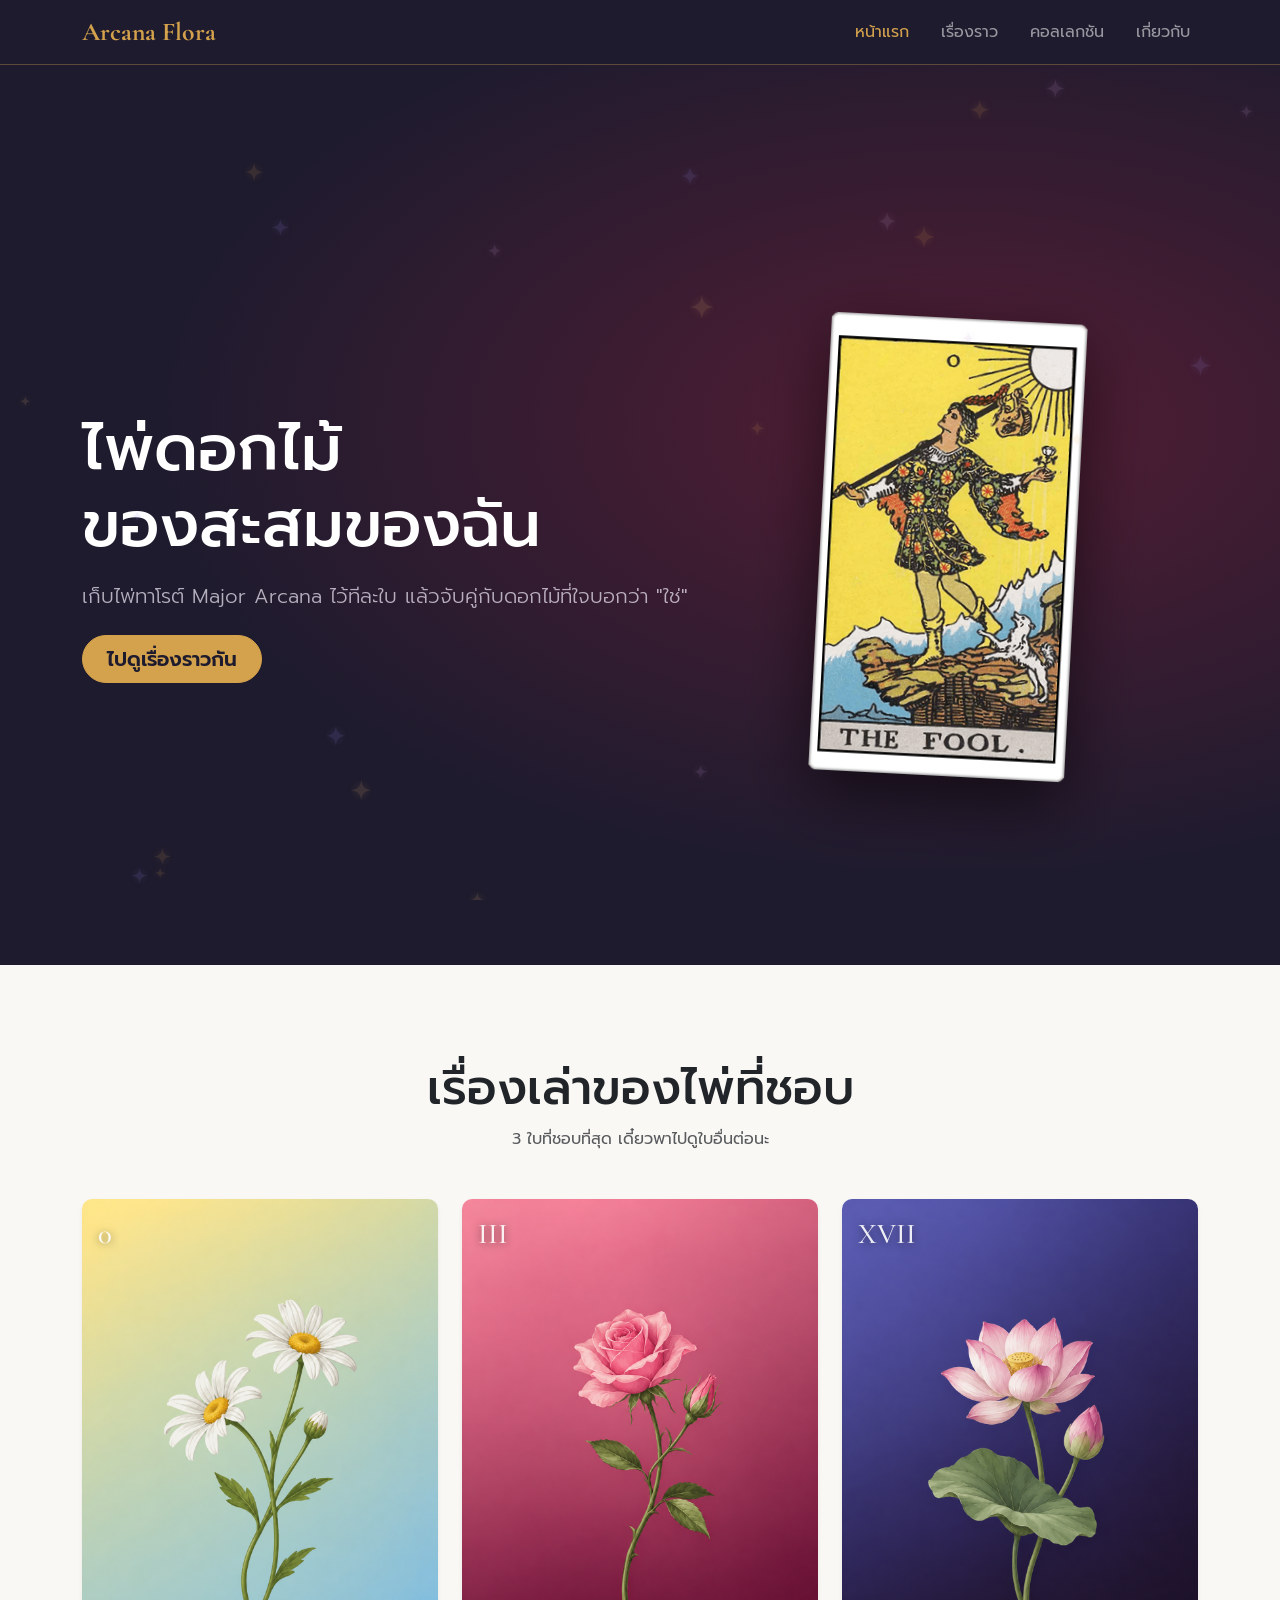
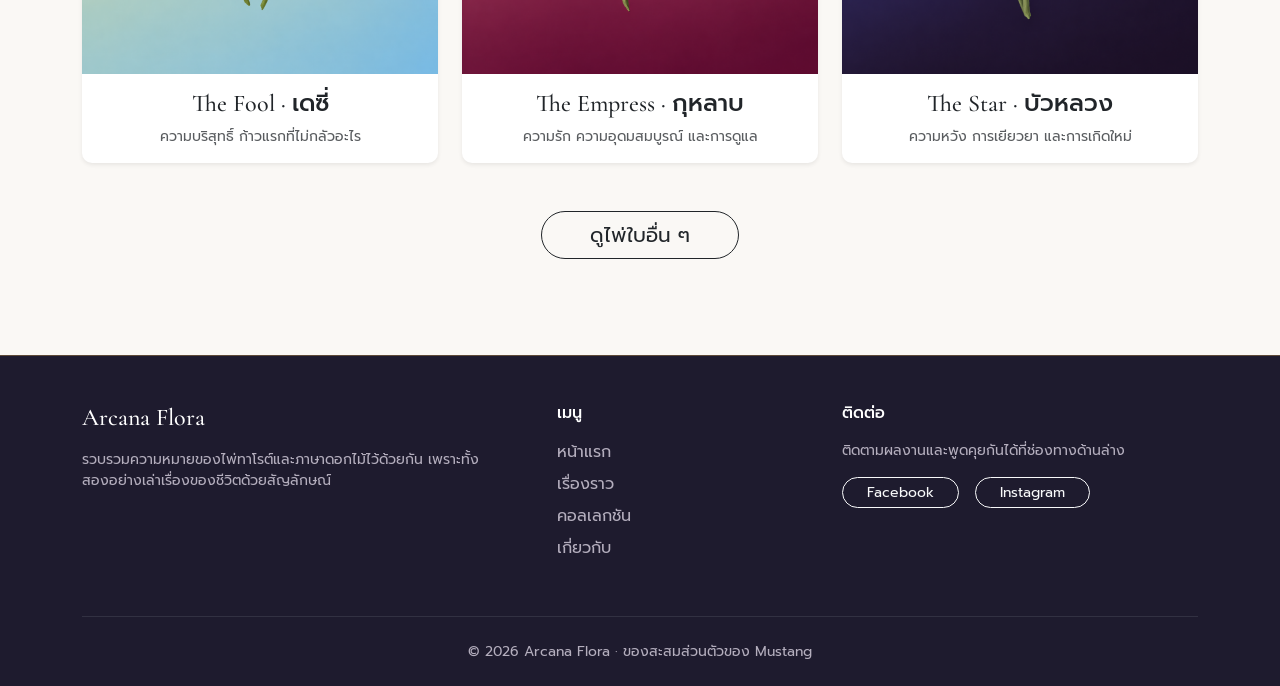
<file: index.html>
<!doctype html>
<html lang="th" data-bs-theme="light">
<head>
    <title>Arcana Flora | ภาษาดอกไม้แห่งไพ่ Major Arcana</title>
    <meta charset="utf-8" />
    <meta name="viewport" content="width=device-width, initial-scale=1" />
    <!-- Bootstrap CSS -->
    <link href="https://cdn.jsdelivr.net/npm/bootstrap@5.3.8/dist/css/bootstrap.min.css" rel="stylesheet"
        integrity="sha384-sRIl4kxILFvY47J16cr9ZwB07vP4J8+LH7qKQnuqkuIAvNWLzeN8tE5YBujZqJLB" crossorigin="anonymous" />

    <!-- ฟอนต์: Prompt (ภาษาไทย/เนื้อหา) + Cormorant Garamond (หัวข้อภาษาอังกฤษ/เลขโรมัน) -->
    <link href="https://fonts.googleapis.com/css2?family=Cormorant+Garamond:ital,wght@0,500;0,700;1,500&family=Prompt:wght@300;400;600&display=swap" rel="stylesheet">
    <link rel="stylesheet" href="style.css" />
</head>
<body>
    <!-- ===== [สัญลักษณ์ดอกไม้] วาดครั้งเดียว เรียกใช้ซ้ำได้ด้วย <use href="#bloom"> สีเปลี่ยนตาม color ของ CSS ===== -->
    <svg width="0" height="0" style="position:absolute" aria-hidden="true">
        <symbol id="bloom" viewBox="-50 -50 100 100">
            <g fill="currentColor" opacity=".9">
                <ellipse rx="9" ry="22" cy="-22"/>
                <ellipse rx="9" ry="22" cy="-22" transform="rotate(45)"/>
                <ellipse rx="9" ry="22" cy="-22" transform="rotate(90)"/>
                <ellipse rx="9" ry="22" cy="-22" transform="rotate(135)"/>
                <ellipse rx="9" ry="22" cy="-22" transform="rotate(180)"/>
                <ellipse rx="9" ry="22" cy="-22" transform="rotate(225)"/>
                <ellipse rx="9" ry="22" cy="-22" transform="rotate(270)"/>
                <ellipse rx="9" ry="22" cy="-22" transform="rotate(315)"/>
            </g>
            <circle r="9" fill="#c8a24a"/>
        </symbol>
    </svg>
    <header>
        <!-- ===== แถบเมนู (เหมือนกันทุกหน้า แก้ที่เดียวแล้วคัดลอกไปทุกไฟล์) ===== -->
        <nav class="navbar navbar-expand-lg navbar-dark sticky-top navbar-arcana">
            <div class="container">
                <a class="navbar-brand brand-text" href="index.html">Arcana Flora</a>
                <button class="navbar-toggler" type="button" data-bs-toggle="collapse" data-bs-target="#navbarNav" aria-controls="navbarNav" aria-expanded="false" aria-label="เปิดเมนู">
                    <span class="navbar-toggler-icon"></span>
                </button>
                <div class="collapse navbar-collapse justify-content-end" id="navbarNav">
                    <ul class="navbar-nav gap-lg-3"><li class="nav-item"><a class="nav-link active" href="index.html" aria-current="page">หน้าแรก</a></li><li class="nav-item"><a class="nav-link" href="story.html">เรื่องราว</a></li><li class="nav-item"><a class="nav-link" href="collection.html">คอลเลกชัน</a></li><li class="nav-item"><a class="nav-link" href="about.html">เกี่ยวกับ</a></li></ul>
                </div>
            </div>
        </nav>
    </header>
    <main>
        <!-- ===== [2] ส่วนหน้าแรก (Hero) ===== -->
        <section id="home" class="hero min-vh-100 d-flex align-items-center text-white">
            <div class="container">
                <div class="row align-items-center g-5">

                    <!-- ข้อความหลัก -->
                    <div class="col-lg-7 text-center text-lg-start">
                        <h1 class="display-3 mb-3 font-display">
                            ไพ่ดอกไม้<br>ของสะสมของฉัน
                        </h1>
                        <p class="lead mb-4 hero-sub">
                            เก็บไพ่ทาโรต์ Major Arcana ไว้ทีละใบ แล้วจับคู่กับดอกไม้ที่ใจบอกว่า "ใช่"
                        </p>
                        <a href="#story" class="btn btn-gold btn-lg px-4 rounded-pill">ไปดูเรื่องราวกัน</a>
                    </div>

                    <!-- ไพ่ The Fool ใบจริง (รูป: images/the-fool-card.png) -->
                    <div class="col-lg-5 d-flex justify-content-center">
                        <a href="detail.html?id=fool" aria-label="ดูรายละเอียดไพ่ The Fool">
                            <img src="images/The fool.png" class="hero-card-img" alt="ไพ่ The Fool">
                        </a>
                    </div>

                </div>
            </div>
        </section>

        <!-- ===== ส่วนไฮไลต์ 3 ใบ (กดการ์ดเพื่อไปหน้ารายละเอียด) ===== -->
        <section class="py-5 section-paper">
            <div class="container py-5">
                <div class="text-center mb-5">
                    <h2 class="display-5 font-display">เรื่องเล่าของไพ่ที่ชอบ</h2>
                    <p class="text-muted">3 ใบที่ชอบที่สุด เดี๋ยวพาไปดูใบอื่นต่อนะ</p>
                </div>
                <div class="row g-4 justify-content-center">
                    <div class="col-md-4">
                        <a class="card h-100 border-0 shadow-sm card-hover text-decoration-none" href="detail.html?id=fool">
                            <div class="card-art art-fool" style="--img:url('images/Fool.png')">
                                <span class="art-num font-display">0</span>
                            </div>
                            <div class="card-body text-center">
                                <h5 class="font-display fs-4 text-dark">The Fool · เดซี่</h5>
                                <p class="text-muted small mb-0">ความบริสุทธิ์ ก้าวแรกที่ไม่กลัวอะไร</p>
                            </div>
                        </a>
                    </div>

                    <div class="col-md-4">
                        <a class="card h-100 border-0 shadow-sm card-hover text-decoration-none" href="detail.html?id=empress">
                            <div class="card-art art-empress" style="--img:url('images/Empress.png')">
                                <span class="art-num font-display">III</span>
                            </div>
                            <div class="card-body text-center">
                                <h5 class="font-display fs-4 text-dark">The Empress · กุหลาบ</h5>
                                <p class="text-muted small mb-0">ความรัก ความอุดมสมบูรณ์ และการดูแล</p>
                            </div>
                        </a>
                    </div>

                    <div class="col-md-4">
                        <a class="card h-100 border-0 shadow-sm card-hover text-decoration-none" href="detail.html?id=star">
                            <div class="card-art art-star" style="--img:url('images/Star.png')">
                                <span class="art-num font-display">XVII</span>
                            </div>
                            <div class="card-body text-center">
                                <h5 class="font-display fs-4 text-dark">The Star · บัวหลวง</h5>
                                <p class="text-muted small mb-0">ความหวัง การเยียวยา และการเกิดใหม่</p>
                            </div>
                        </a>
                    </div>
                </div>
                <div class="text-center mt-5">
                    <a href="collection.html" class="btn btn-outline-dark btn-lg rounded-pill px-5 btn-hover">ดูไพ่ใบอื่น ๆ</a>
                </div>
            </div>
        </section>
    </main>
    <!-- ===== [6] ส่วนท้ายเว็บ ===== -->
    <footer class="footer-arcana text-white pt-5 pb-4">
        <div class="container">
            <div class="row g-4">

                <div class="col-lg-5 col-md-12">
                    <h4 class="font-display mb-3">Arcana Flora</h4>
                    <p class="hero-sub small pe-lg-5">
                        รวบรวมความหมายของไพ่ทาโรต์และภาษาดอกไม้ไว้ด้วยกัน
                        เพราะทั้งสองอย่างเล่าเรื่องของชีวิตด้วยสัญลักษณ์
                    </p>
                </div>

                <div class="col-lg-3 col-md-6">
                    <h6 class="mb-3">เมนู</h6>
                    <ul class="list-unstyled mb-0">
                        <li class="mb-2"><a href="index.html" class="hero-sub text-decoration-none footer-link">หน้าแรก</a></li>
                        <li class="mb-2"><a href="story.html" class="hero-sub text-decoration-none footer-link">เรื่องราว</a></li>
                        <li class="mb-2"><a href="collection.html" class="hero-sub text-decoration-none footer-link">คอลเลกชัน</a></li>
                        <li class="mb-2"><a href="about.html" class="hero-sub text-decoration-none footer-link">เกี่ยวกับ</a></li>
                    </ul>
                </div>

                <div class="col-lg-4 col-md-6">
                    <h6 class="mb-3">ติดต่อ</h6>
                    <p class="hero-sub small mb-3">ติดตามผลงานและพูดคุยกันได้ที่ช่องทางด้านล่าง</p>
                    <div class="d-flex gap-3">
                        <!-- เปลี่ยนลิงก์เป็นเพจของตัวเอง -->
                        <a href="https://www.facebook.com" target="_blank" rel="noopener" class="btn btn-outline-light btn-sm rounded-pill px-4 social-btn">Facebook</a>
                        <a href="https://www.instagram.com" target="_blank" rel="noopener" class="btn btn-outline-light btn-sm rounded-pill px-4 social-btn">Instagram</a>
                    </div>
                </div>
            </div>

            <hr class="border-secondary mt-5 mb-4">
            <div class="text-center hero-sub small">&copy; 2026 Arcana Flora · ของสะสมส่วนตัวของ Mustang</div>
        </div>
    </footer>
    <!-- Bootstrap JS -->
    <script src="https://cdn.jsdelivr.net/npm/bootstrap@5.3.8/dist/js/bootstrap.bundle.min.js"
        integrity="sha384-FKyoEForCGlyvwx9Hj09JcYn3nv7wiPVlz7YYwJrWVcXK/BmnVDxM+D2scQbITxI"
        crossorigin="anonymous"></script>
    <script src="script.js"></script>
</body>
</html>
</file>
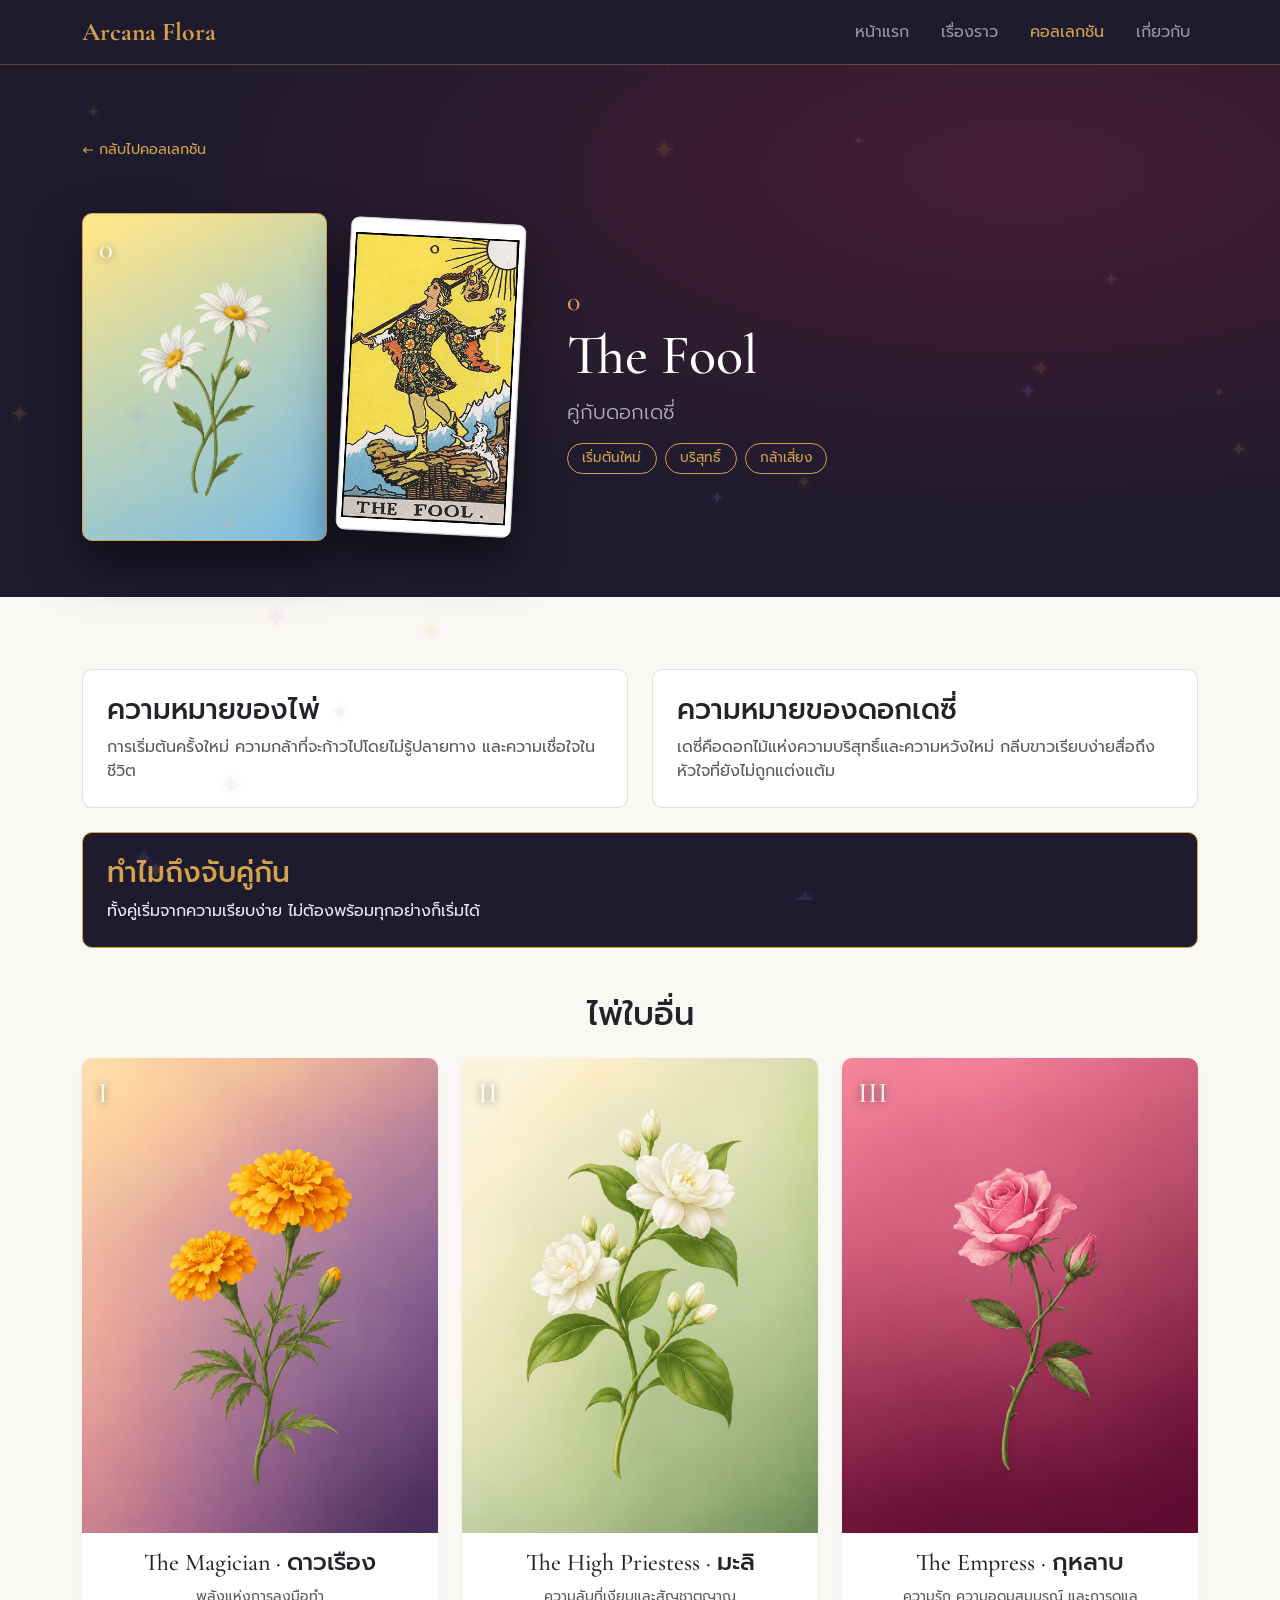
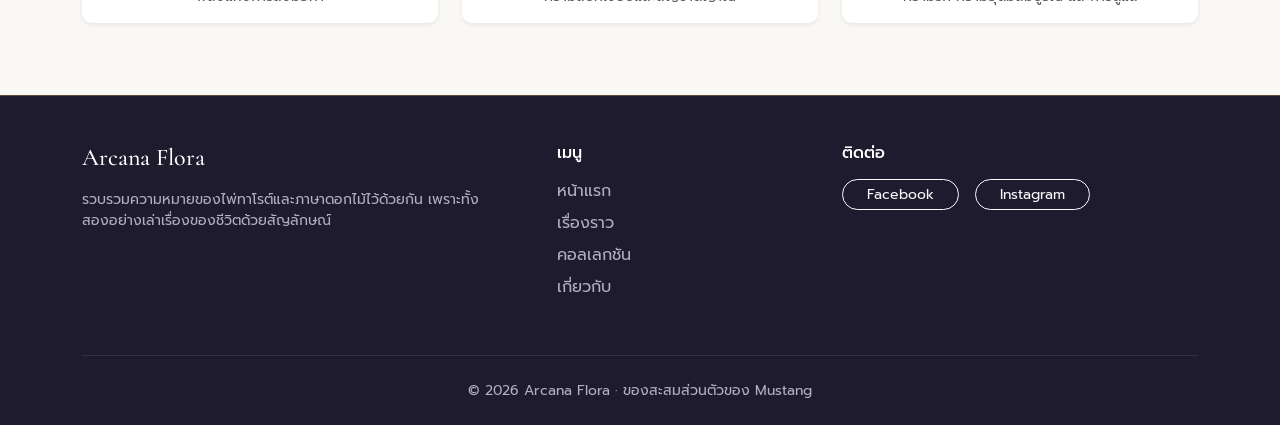
<file: detail.html>
<!doctype html>
<html lang="th" data-bs-theme="light">
<head>
    <title>รายละเอียดไพ่ | Arcana Flora</title>
    <meta charset="utf-8" />
    <meta name="viewport" content="width=device-width, initial-scale=1" />
    <link href="https://cdn.jsdelivr.net/npm/bootstrap@5.3.8/dist/css/bootstrap.min.css" rel="stylesheet"
        integrity="sha384-sRIl4kxILFvY47J16cr9ZwB07vP4J8+LH7qKQnuqkuIAvNWLzeN8tE5YBujZqJLB" crossorigin="anonymous" />
    <link href="https://fonts.googleapis.com/css2?family=Cormorant+Garamond:ital,wght@0,500;0,700;1,500&family=Prompt:wght@300;400;600&display=swap" rel="stylesheet">
    <link rel="stylesheet" href="style.css" />
</head>
<body>
    <!-- สัญลักษณ์ดอกไม้ (ชุดเดียวกับหน้าแรก) -->
    <svg width="0" height="0" style="position:absolute" aria-hidden="true">
        <symbol id="bloom" viewBox="-50 -50 100 100">
            <g fill="currentColor" opacity=".9">
                <ellipse rx="9" ry="22" cy="-22"/><ellipse rx="9" ry="22" cy="-22" transform="rotate(45)"/>
                <ellipse rx="9" ry="22" cy="-22" transform="rotate(90)"/><ellipse rx="9" ry="22" cy="-22" transform="rotate(135)"/>
                <ellipse rx="9" ry="22" cy="-22" transform="rotate(180)"/><ellipse rx="9" ry="22" cy="-22" transform="rotate(225)"/>
                <ellipse rx="9" ry="22" cy="-22" transform="rotate(270)"/><ellipse rx="9" ry="22" cy="-22" transform="rotate(315)"/>
            </g>
            <circle r="9" fill="#c8a24a"/>
        </symbol>
    </svg>

    <header>
        <nav class="navbar navbar-expand-lg navbar-dark sticky-top navbar-arcana">
            <div class="container">
                <a class="navbar-brand brand-text" href="index.html">Arcana Flora</a>
                <button class="navbar-toggler" type="button" data-bs-toggle="collapse" data-bs-target="#navbarNav" aria-controls="navbarNav" aria-expanded="false" aria-label="เปิดเมนู">
                    <span class="navbar-toggler-icon"></span>
                </button>
                <div class="collapse navbar-collapse justify-content-end" id="navbarNav">
                    <ul class="navbar-nav gap-lg-3">
                        <li class="nav-item"><a class="nav-link" href="index.html">หน้าแรก</a></li>
                        <li class="nav-item"><a class="nav-link" href="story.html">เรื่องราว</a></li>
                        <li class="nav-item"><a class="nav-link active" aria-current="page" href="collection.html">คอลเลกชัน</a></li>
                        <li class="nav-item"><a class="nav-link" href="about.html">เกี่ยวกับ</a></li>
                    </ul>
                </div>
            </div>
        </nav>
    </header>
    <main id="detail">
        <!-- เนื้อหาถูกสร้างจาก script.js ตามค่า ?id= ใน URL เช่น detail.html?id=fool -->
        <div class="container py-5 text-center"><p class="text-muted">กำลังโหลด...</p></div>
    </main>
    <footer class="footer-arcana text-white pt-5 pb-4">
        <div class="container">
            <div class="row g-4">
                <div class="col-lg-5">
                    <h4 class="font-display mb-3">Arcana Flora</h4>
                    <p class="hero-sub small pe-lg-5">รวบรวมความหมายของไพ่ทาโรต์และภาษาดอกไม้ไว้ด้วยกัน เพราะทั้งสองอย่างเล่าเรื่องของชีวิตด้วยสัญลักษณ์</p>
                </div>
                <div class="col-lg-3 col-md-6">
                    <h6 class="mb-3">เมนู</h6>
                    <ul class="list-unstyled mb-0">
                        <li class="mb-2"><a href="index.html" class="hero-sub text-decoration-none footer-link">หน้าแรก</a></li>
                        <li class="mb-2"><a href="story.html" class="hero-sub text-decoration-none footer-link">เรื่องราว</a></li>
                        <li class="mb-2"><a href="collection.html" class="hero-sub text-decoration-none footer-link">คอลเลกชัน</a></li>
                        <li class="mb-2"><a href="about.html" class="hero-sub text-decoration-none footer-link">เกี่ยวกับ</a></li>
                    </ul>
                </div>
                <div class="col-lg-4 col-md-6">
                    <h6 class="mb-3">ติดต่อ</h6>
                    <div class="d-flex gap-3">
                        <a href="https://www.facebook.com" target="_blank" rel="noopener" class="btn btn-outline-light btn-sm rounded-pill px-4 social-btn">Facebook</a>
                        <a href="https://www.instagram.com" target="_blank" rel="noopener" class="btn btn-outline-light btn-sm rounded-pill px-4 social-btn">Instagram</a>
                    </div>
                </div>
            </div>
            <hr class="border-secondary mt-5 mb-4">
            <div class="text-center hero-sub small">&copy; 2026 Arcana Flora · ของสะสมส่วนตัวของ Mustang</div>
        </div>
    </footer>
    <script src="https://cdn.jsdelivr.net/npm/bootstrap@5.3.8/dist/js/bootstrap.bundle.min.js"
        integrity="sha384-FKyoEForCGlyvwx9Hj09JcYn3nv7wiPVlz7YYwJrWVcXK/BmnVDxM+D2scQbITxI" crossorigin="anonymous"></script>
    <script src="script.js"></script>
</body>
</html>
</file>
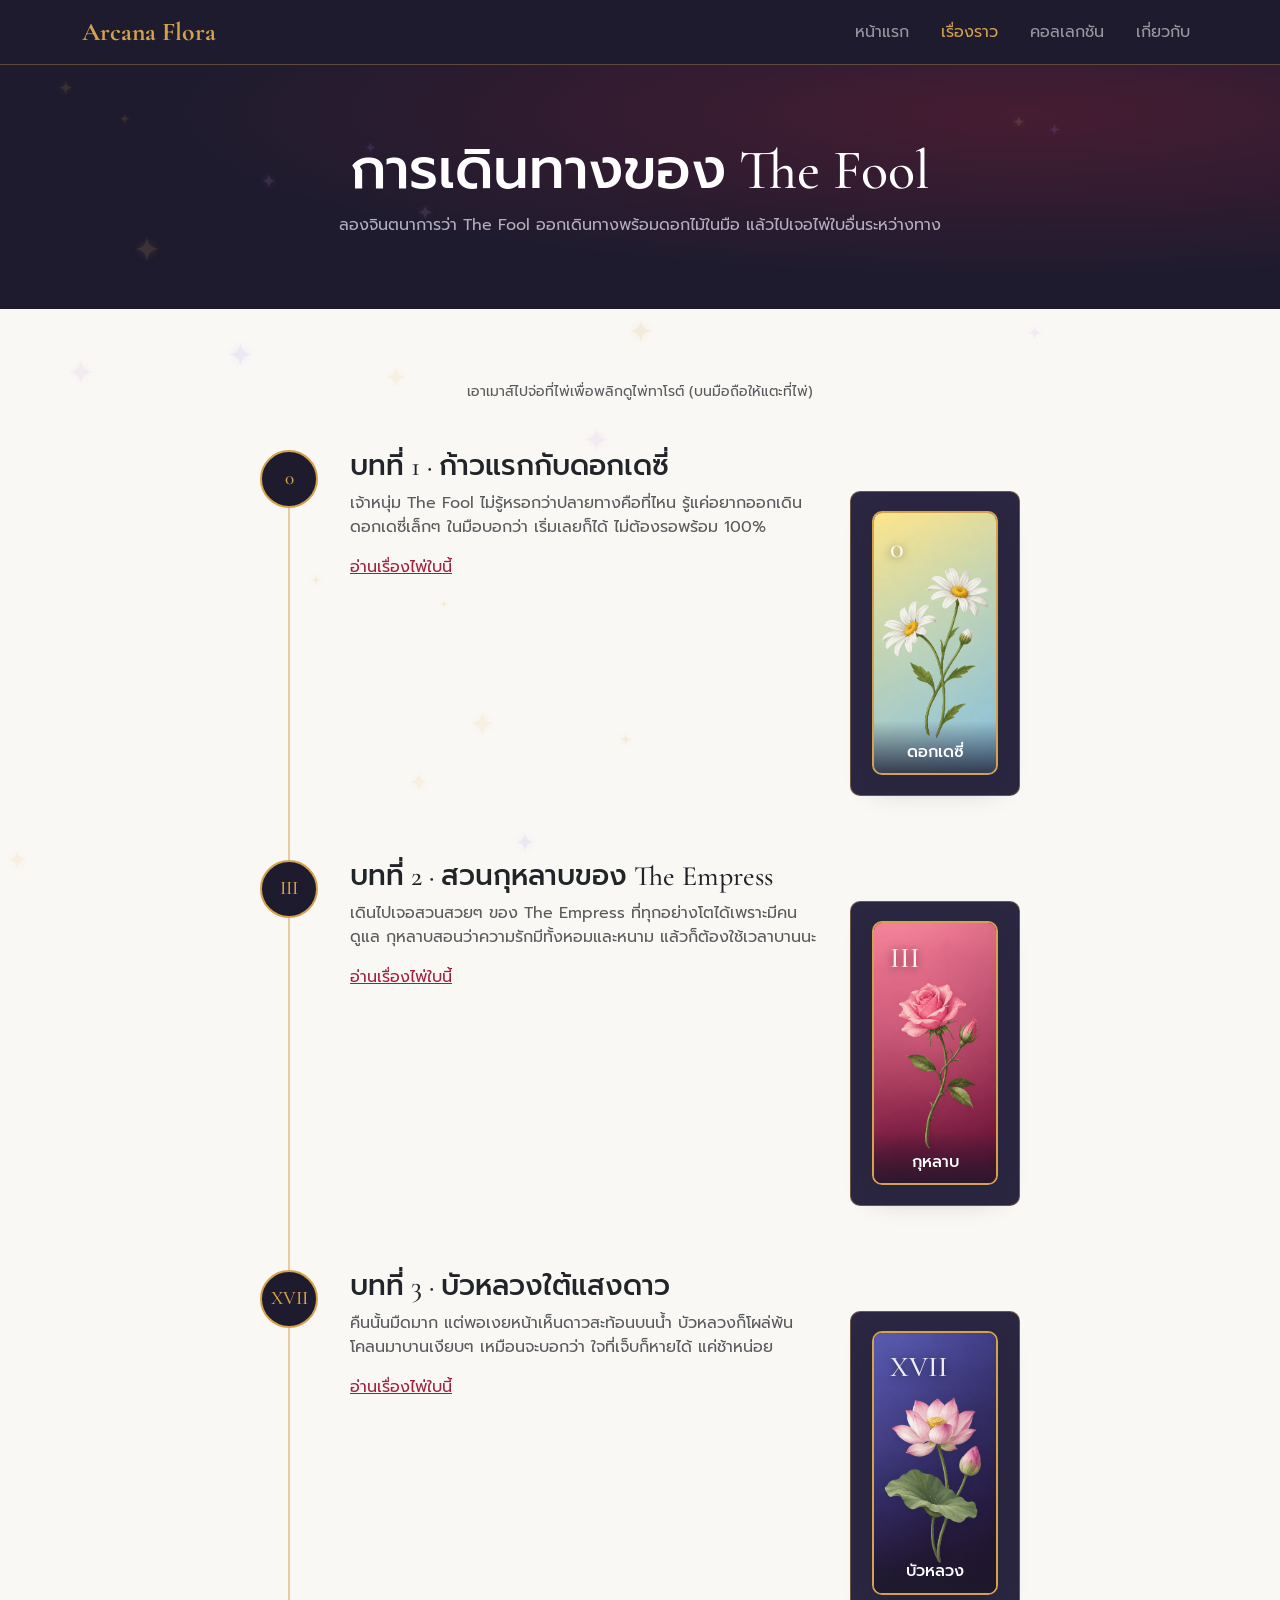
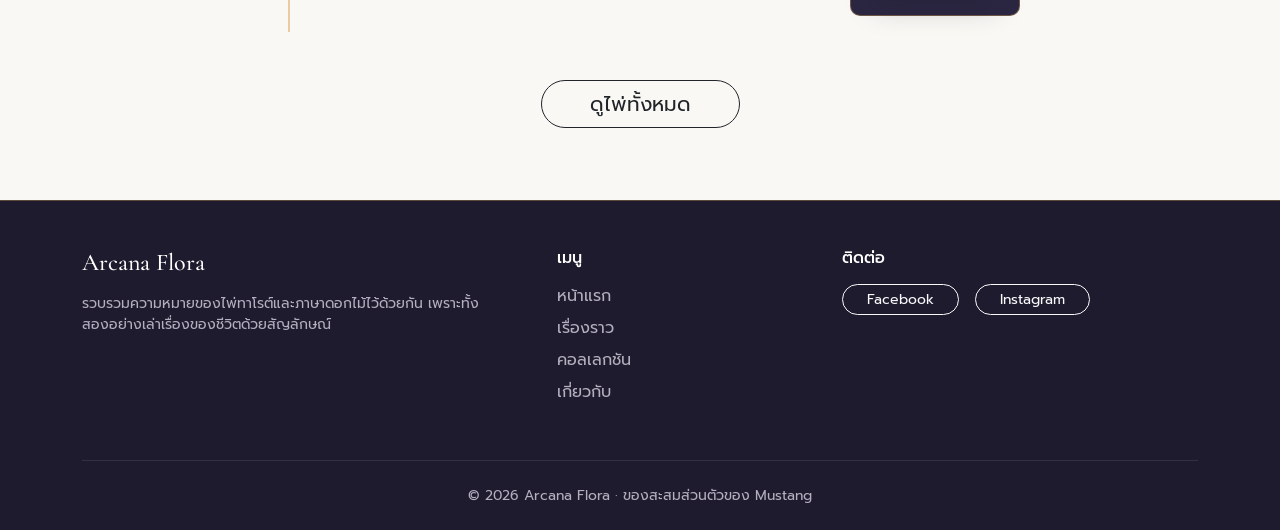
<file: story.html>
<!doctype html>
<html lang="th" data-bs-theme="light">
<head>
    <title>เรื่องราว | Arcana Flora</title>
    <meta charset="utf-8" />
    <meta name="viewport" content="width=device-width, initial-scale=1" />
    <link href="https://cdn.jsdelivr.net/npm/bootstrap@5.3.8/dist/css/bootstrap.min.css" rel="stylesheet"
        integrity="sha384-sRIl4kxILFvY47J16cr9ZwB07vP4J8+LH7qKQnuqkuIAvNWLzeN8tE5YBujZqJLB" crossorigin="anonymous" />
    <link href="https://fonts.googleapis.com/css2?family=Cormorant+Garamond:ital,wght@0,500;0,700;1,500&family=Prompt:wght@300;400;600&display=swap" rel="stylesheet">
    <link rel="stylesheet" href="style.css" />
</head>
<body>
    <!-- สัญลักษณ์ดอกไม้ (ชุดเดียวกับหน้าแรก) -->
    <svg width="0" height="0" style="position:absolute" aria-hidden="true">
        <symbol id="bloom" viewBox="-50 -50 100 100">
            <g fill="currentColor" opacity=".9">
                <ellipse rx="9" ry="22" cy="-22"/><ellipse rx="9" ry="22" cy="-22" transform="rotate(45)"/>
                <ellipse rx="9" ry="22" cy="-22" transform="rotate(90)"/><ellipse rx="9" ry="22" cy="-22" transform="rotate(135)"/>
                <ellipse rx="9" ry="22" cy="-22" transform="rotate(180)"/><ellipse rx="9" ry="22" cy="-22" transform="rotate(225)"/>
                <ellipse rx="9" ry="22" cy="-22" transform="rotate(270)"/><ellipse rx="9" ry="22" cy="-22" transform="rotate(315)"/>
            </g>
            <circle r="9" fill="#c8a24a"/>
        </symbol>
    </svg>

    <header>
        <nav class="navbar navbar-expand-lg navbar-dark sticky-top navbar-arcana">
            <div class="container">
                <a class="navbar-brand brand-text" href="index.html">Arcana Flora</a>
                <button class="navbar-toggler" type="button" data-bs-toggle="collapse" data-bs-target="#navbarNav" aria-controls="navbarNav" aria-expanded="false" aria-label="เปิดเมนู">
                    <span class="navbar-toggler-icon"></span>
                </button>
                <div class="collapse navbar-collapse justify-content-end" id="navbarNav">
                    <ul class="navbar-nav gap-lg-3">
                        <li class="nav-item"><a class="nav-link" href="index.html">หน้าแรก</a></li>
                        <li class="nav-item"><a class="nav-link active" aria-current="page" href="story.html">เรื่องราว</a></li>
                        <li class="nav-item"><a class="nav-link" href="collection.html">คอลเลกชัน</a></li>
                        <li class="nav-item"><a class="nav-link" href="about.html">เกี่ยวกับ</a></li>
                    </ul>
                </div>
            </div>
        </nav>
    </header>
    <main>
        <section class="page-hero text-center text-white">
            <div class="container">
                <h1 class="display-4 font-display">การเดินทางของ The Fool</h1>
                <p class="hero-sub">ลองจินตนาการว่า The Fool ออกเดินทางพร้อมดอกไม้ในมือ แล้วไปเจอไพ่ใบอื่นระหว่างทาง</p>
            </div>
        </section>
        <section class="py-5 section-paper">
            <div class="container py-4">
                <p class="text-center text-muted small mb-5">เอาเมาส์ไปจ่อที่ไพ่เพื่อพลิกดูไพ่ทาโรต์ (บนมือถือให้แตะที่ไพ่)</p>
                <div class="tl">
                    <!-- บท 1 (เพิ่ม/ลบบทได้: คัดลอกบล็อก .tl-item) -->
                    <div class="tl-item">
                        <div class="tl-dot font-display">0</div>
                        <div class="tl-body">
                            <h3 class="font-display">บทที่ 1 · ก้าวแรกกับดอกเดซี่</h3>
                            <div data-pair="fool"></div>
                            <p class="text-muted">เจ้าหนุ่ม The Fool ไม่รู้หรอกว่าปลายทางคือที่ไหน รู้แค่อยากออกเดิน ดอกเดซี่เล็กๆ ในมือบอกว่า เริ่มเลยก็ได้ ไม่ต้องรอพร้อม 100%</p>
                            <a href="detail.html?id=fool">อ่านเรื่องไพ่ใบนี้</a>
                        </div>
                    </div>
                    <!-- บท 2 -->
                    <div class="tl-item">
                        <div class="tl-dot font-display">III</div>
                        <div class="tl-body">
                            <h3 class="font-display">บทที่ 2 · สวนกุหลาบของ The Empress</h3>
                            <div data-pair="empress"></div>
                            <p class="text-muted">เดินไปเจอสวนสวยๆ ของ The Empress ที่ทุกอย่างโตได้เพราะมีคนดูแล กุหลาบสอนว่าความรักมีทั้งหอมและหนาม แล้วก็ต้องใช้เวลาบานนะ</p>
                            <a href="detail.html?id=empress">อ่านเรื่องไพ่ใบนี้</a>
                        </div>
                    </div>
                    <!-- บท 3 -->
                    <div class="tl-item">
                        <div class="tl-dot font-display">XVII</div>
                        <div class="tl-body">
                            <h3 class="font-display">บทที่ 3 · บัวหลวงใต้แสงดาว</h3>
                            <div data-pair="star"></div>
                            <p class="text-muted">คืนนั้นมืดมาก แต่พอเงยหน้าเห็นดาวสะท้อนบนน้ำ บัวหลวงก็โผล่พ้นโคลนมาบานเงียบๆ เหมือนจะบอกว่า ใจที่เจ็บก็หายได้ แค่ช้าหน่อย</p>
                            <a href="detail.html?id=star">อ่านเรื่องไพ่ใบนี้</a>
                        </div>
                    </div>
                </div>
                <div class="text-center mt-5">
                    <a href="collection.html" class="btn btn-outline-dark btn-lg rounded-pill px-5 btn-hover">ดูไพ่ทั้งหมด</a>
                </div>
            </div>
        </section>
    </main>
    <footer class="footer-arcana text-white pt-5 pb-4">
        <div class="container">
            <div class="row g-4">
                <div class="col-lg-5">
                    <h4 class="font-display mb-3">Arcana Flora</h4>
                    <p class="hero-sub small pe-lg-5">รวบรวมความหมายของไพ่ทาโรต์และภาษาดอกไม้ไว้ด้วยกัน เพราะทั้งสองอย่างเล่าเรื่องของชีวิตด้วยสัญลักษณ์</p>
                </div>
                <div class="col-lg-3 col-md-6">
                    <h6 class="mb-3">เมนู</h6>
                    <ul class="list-unstyled mb-0">
                        <li class="mb-2"><a href="index.html" class="hero-sub text-decoration-none footer-link">หน้าแรก</a></li>
                        <li class="mb-2"><a href="story.html" class="hero-sub text-decoration-none footer-link">เรื่องราว</a></li>
                        <li class="mb-2"><a href="collection.html" class="hero-sub text-decoration-none footer-link">คอลเลกชัน</a></li>
                        <li class="mb-2"><a href="about.html" class="hero-sub text-decoration-none footer-link">เกี่ยวกับ</a></li>
                    </ul>
                </div>
                <div class="col-lg-4 col-md-6">
                    <h6 class="mb-3">ติดต่อ</h6>
                    <div class="d-flex gap-3">
                        <a href="https://www.facebook.com" target="_blank" rel="noopener" class="btn btn-outline-light btn-sm rounded-pill px-4 social-btn">Facebook</a>
                        <a href="https://www.instagram.com" target="_blank" rel="noopener" class="btn btn-outline-light btn-sm rounded-pill px-4 social-btn">Instagram</a>
                    </div>
                </div>
            </div>
            <hr class="border-secondary mt-5 mb-4">
            <div class="text-center hero-sub small">&copy; 2026 Arcana Flora · ของสะสมส่วนตัวของ Mustang</div>
        </div>
    </footer>
    <script src="https://cdn.jsdelivr.net/npm/bootstrap@5.3.8/dist/js/bootstrap.bundle.min.js"
        integrity="sha384-FKyoEForCGlyvwx9Hj09JcYn3nv7wiPVlz7YYwJrWVcXK/BmnVDxM+D2scQbITxI" crossorigin="anonymous"></script>
    <script src="script.js"></script>
</body>
</html>
</file>
<file: style.css>
/* =====================================================
   [1] ตัวแปรสี — แก้ที่นี่ที่เดียว สีทั้งเว็บเปลี่ยนตาม
   ===================================================== */
:root {
  --night:      #1e1b2e;  /* พื้นหลังโทนเข้ม (ม่วงเข้มยามค่ำ) */
  --night-soft: #2b2742;  /* การ์ด/กล่องบนพื้นเข้ม */
  --gold:       #d4a24c;  /* สีทอง: ปุ่ม เลขโรมัน เส้นขอบ */
  --rose:       #a3203d;  /* สีเน้นตอนเมาส์ชี้ (สีเดิมของคุณ) */
  --paper:      #faf8f5;  /* พื้นหลังโทนสว่าง (ม่วงอ่อนมาก) */
  --ink-soft:   rgba(239, 232, 245, .72); /* ตัวอักษรรองบนพื้นเข้ม */
}

/* =====================================================
   [2] ฟอนต์และพื้นฐาน
   ===================================================== */
body { font-family: 'Prompt', sans-serif; background: var(--paper); }
html { scroll-behavior: smooth; }
.font-display { font-family: 'Cormorant Garamond', 'Prompt', serif; font-weight: 700; }
.hero-sub { color: var(--ink-soft); }
:focus-visible { outline: 2px solid var(--gold); outline-offset: 3px; }

/* =====================================================
   [3] แถบเมนู
   ===================================================== */
.navbar-arcana { background: var(--night); border-bottom: 1px solid rgba(212,162,76,.35); }
.brand-text { font-family: 'Cormorant Garamond', serif; font-weight: 700; font-size: 1.6rem; color: var(--gold) !important; }
.navbar-arcana .nav-link { transition: color .4s ease; }
.navbar-arcana .nav-link:hover { color: var(--gold) !important; } /* สีเมนูตอนเมาส์ชี้ */

/* =====================================================
   [4] ส่วนหน้าแรก (Hero)
   ===================================================== */
.hero {
  background-color: var(--night);
  /* ถ้ามีภาพพื้นหลังให้ใส่ url('images/banner.jpg') เพิ่มต่อท้ายได้ */
  background-image: radial-gradient(ellipse at 75% 40%, rgba(163,32,61,.35), transparent 60%),
                    radial-gradient(ellipse at 15% 90%, rgba(212,162,76,.12), transparent 55%);
  padding-top: 4rem;
}
.btn-gold { background: var(--gold); border-color: var(--gold); color: var(--night); font-weight: 600; transition: all .3s ease; }
.btn-gold:hover { background: transparent; color: var(--gold); border-color: var(--gold); }

/* การ์ดไพ่ใหญ่ (ขนาด/สัดส่วนปรับได้ที่ width และ aspect-ratio) */
.tarot-card {
  width: min(280px, 80%);
  aspect-ratio: 2 / 3.4;
  border: 2px solid var(--gold);
  border-radius: 14px;
  outline: 1px solid rgba(212,162,76,.5); outline-offset: -10px; /* กรอบซ้อนในแบบไพ่จริง */
  background: linear-gradient(170deg, #2a1d38, #1b1325);
  color: var(--gold);
  display: flex; flex-direction: column; align-items: center; justify-content: space-between;
  padding: 1.6rem 1rem; text-align: center;
  box-shadow: 0 1.5rem 3rem rgba(0,0,0,.5);
  transform: rotate(3deg);
}
.tarot-num { font-size: 2rem; line-height: 1; }
.tarot-bloom { width: 78%; height: auto; aspect-ratio: 1; color: #f3eefa; }
.tarot-name { font-size: 1.7rem; line-height: 1; }
.tarot-flower { font-size: .8rem; color: var(--ink-soft); }

/* =====================================================
   [5] พื้นหลังแต่ละส่วน (สลับสว่าง/เข้ม)
   ===================================================== */
.section-paper { background: var(--paper); }
.section-night { background: var(--night); color: #efe8f5; }

/* =====================================================
   [6] การ์ดไพ่ในส่วนเรื่องราว
   ===================================================== */
.card-hover { transition: transform .4s cubic-bezier(.175,.885,.32,1.275), box-shadow .4s ease; overflow: hidden; }
.card-hover:hover { transform: translateY(-12px); box-shadow: 0 1rem 3rem rgba(30,27,46,.25) !important; }

/* พื้นที่ภาพของการ์ด: ใส่ภาพผ่าน --img ใน HTML ถ้าไม่มีภาพจะเห็นสีไล่เฉด + ดอกไม้ SVG แทน */
.card-art {
  aspect-ratio: 3 / 4;
  background-image: var(--img, none), var(--grad);
  background-size: cover; background-position: center;
  position: relative; display: flex; align-items: center; justify-content: center;
}
.art-num { position: absolute; top: .8rem; left: 1rem; font-size: 1.8rem; color: rgba(255,255,255,.9); }
.art-bloom { width: 55%; aspect-ratio: 1; height: auto; color: rgba(255,255,255,.85); }

/* สีประจำแต่ละใบ — เปลี่ยนเฉดตามดอกไม้ */
.art-fool    { --grad: linear-gradient(160deg, #f5c542, #3f8fd2); }  /* เดซี่: เหลือง-ฟ้า */
.art-empress { --grad: linear-gradient(160deg, #e8536f, #7a1030); }  /* กุหลาบ: ชมพู-แดงเข้ม */
.art-star    { --grad: linear-gradient(160deg, #5b6cf0, #1a1d5c); }  /* บัว: คราม-ม่วงเข้ม */

.btn-hover { transition: all .3s ease; }
.btn-hover:hover { transform: scale(1.05); background-color: var(--night); color: #fff; }

/* =====================================================
   [7] ส่วนคอลเลกชัน (รายการไพ่+ดอกไม้)
   ===================================================== */
.pair {
  display: flex; gap: 1rem; align-items: flex-start;
  padding: 1.2rem 1.3rem;
  background: var(--night-soft);
  border-left: 3px solid var(--gold);
  border-radius: 0 10px 10px 0;
}
.pair h5 { color: #fff; font-size: 1.3rem; }
.pair p { color: var(--ink-soft); }
.pair-num { color: var(--gold); font-size: 1.8rem; min-width: 3.2rem; line-height: 1.1; }

/* =====================================================
   [8] ส่วนท้ายเว็บ
   ===================================================== */
.footer-arcana { background: var(--night); border-top: 1px solid rgba(212,162,76,.35); }
.footer-link { transition: color .3s ease; }
.footer-link:hover { color: var(--gold) !important; }
.social-btn { transition: all .3s ease; }
.social-btn:hover { transform: translateY(-3px); background-color: var(--rose); border-color: var(--rose); color: #fff; }

/* =====================================================
   [9] ลดการเคลื่อนไหวสำหรับผู้ที่ตั้งค่าไว้ในระบบ
   ===================================================== */
@media (prefers-reduced-motion: reduce) {
  html { scroll-behavior: auto; }
  .card-hover, .btn-hover, .social-btn { transition: none; }
}

/* =====================================================
   [10] ส่วนที่เพิ่มสำหรับหลายหน้า
   ===================================================== */
/* หัวหน้าของหน้าย่อย (story / collection / detail / about) */
.page-hero {
  background-color: var(--night);
  background-image: radial-gradient(ellipse at 80% 0%, rgba(163,32,61,.3), transparent 60%);
  padding: 4.5rem 0 3.5rem;
}
/* การ์ดที่เป็นลิงก์ ไม่ให้ตัวหนังสือเป็นสีลิงก์ */
a.card { color: inherit; }

/* =====================================================
   [11] ไพ่เลื่อนอัตโนมัติ + พลิกดูความหมาย
   ===================================================== */
.marquee-section { padding: 3rem 0 2.5rem; overflow: hidden; }
.marquee {
  overflow: hidden;
  /* ขอบซ้าย-ขวาจางหาย */
  -webkit-mask-image: linear-gradient(90deg, transparent, #000 8%, #000 92%, transparent);
          mask-image: linear-gradient(90deg, transparent, #000 8%, #000 92%, transparent);
}
.marquee-track {
  display: flex; width: max-content;
  animation: marquee-move 60s linear infinite;   /* ความเร็ว: เลขมาก = ช้า */
}
.marquee:hover .marquee-track { animation-play-state: paused; } /* ชี้แล้วหยุดเลื่อน */
.marquee-group { display: flex; gap: 1.2rem; padding-right: 1.2rem; }
@keyframes marquee-move { to { transform: translateX(-50%); } }

.flip-card { width: 190px; aspect-ratio: 2 / 3.1; perspective: 900px; flex: none; }
.flip-inner { position: relative; width: 100%; height: 100%; transform-style: preserve-3d; transition: transform .7s cubic-bezier(.4,.2,.2,1); }
.flip-face { position: absolute; inset: 0; border-radius: 12px; backface-visibility: hidden; -webkit-backface-visibility: hidden; border: 2px solid var(--gold); overflow: hidden; }
.flip-front { aspect-ratio: auto; }
.flip-front .art-num { color: #fff; text-shadow: 0 1px 6px rgba(0,0,0,.4); }
.flip-front .art-bloom { width: 62%; }
.flip-title { position: absolute; left: 0; right: 0; bottom: 0; padding: 1.4rem .5rem .7rem; text-align: center; color: #fff; font-size: 1.25rem; line-height: 1.1; background: linear-gradient(transparent, rgba(30,27,46,.85)); }
.flip-title small { display: block; font-family: 'Prompt', sans-serif; font-weight: 300; font-size: .75rem; color: var(--gold); margin-top: .2rem; }
.flip-back {
  transform: rotateY(180deg);
  background: linear-gradient(170deg, var(--night-soft), var(--night));
  color: #efe8f5; text-align: center;
  display: flex; flex-direction: column; align-items: center; justify-content: center; gap: .4rem; padding: 1rem .9rem;
  outline: 1px solid rgba(212,162,76,.5); outline-offset: -8px;
}
.flip-num { color: var(--gold); font-size: 1.8rem; line-height: 1; }
.flip-back h5 { font-size: 1.2rem; margin: 0; }
.flip-flower { color: var(--gold); margin: 0; font-size: .85rem; }
.flip-back .small { color: var(--ink-soft); margin: .3rem 0 .6rem; }

@media (hover: hover) { .flip-card:hover .flip-inner { transform: rotateY(180deg); } }
.flip-card.flipped .flip-inner { transform: rotateY(180deg); }

/* ผู้ใช้ที่ปิดแอนิเมชันในระบบ: ไม่เลื่อนเอง แต่เลื่อนด้วยมือได้ */
@media (prefers-reduced-motion: reduce) {
  .marquee { overflow-x: auto; }
  .marquee-track { animation: none; }
  .flip-inner { transition: none; }
}

/* =====================================================
   [12] รูปจริงของไพ่และดอกไม้
   ===================================================== */
/* ไพ่ The Fool ใหญ่ในหน้าแรก (ขนาดปรับที่ width) */
.hero-card-img {
  width: min(280px, 80%); height: auto;
  transform: rotate(3deg);
  filter: drop-shadow(0 1.5rem 2rem rgba(0,0,0,.55));
  transition: transform .5s cubic-bezier(.175,.885,.32,1.275);
}
a:hover > .hero-card-img { transform: rotate(0deg) scale(1.04); }
/* ไพ่จริงซ้อนมุมขวาล่างของรูปดอกไม้ ในหน้ารายละเอียด */
.detail-card-img {
  position: absolute; right: -1.2rem; bottom: -1.2rem; width: 46%; height: auto;
  transform: rotate(4deg); filter: drop-shadow(0 .8rem 1.2rem rgba(0,0,0,.5));
}
/* ตัวเลขโรมันบนรูปจริง ให้อ่านออกทั้งพื้นสว่าง/เข้ม */
.art-num { text-shadow: 0 1px 8px rgba(0,0,0,.55); }
@media (prefers-reduced-motion: reduce) { .hero-card-img { transition: none; } }

/* =====================================================
   [10] หน้าย่อย (story / collection / detail / about)
   ===================================================== */
.navbar-arcana .nav-link.active { color: var(--gold) !important; } /* เมนูของหน้าที่เปิดอยู่ */
.text-gold { color: var(--gold); }

/* แบนเนอร์หัวหน้า: ปรับ padding ถ้าอยากให้สูง/เตี้ยลง */
.page-hero {
  background-color: var(--night);
  background-image: radial-gradient(ellipse at 80% 20%, rgba(163,32,61,.3), transparent 60%);
  padding: 4.5rem 0 3.5rem;
}
.back-link { color: var(--gold); text-decoration: none; font-size: .9rem; }
.back-link:hover { color: #fff; }

/* ปุ่มกรองในหน้าคอลเลกชัน */
.filter-btn {
  background: transparent; color: #efe8f5; border: 1px solid rgba(212,162,76,.6);
  border-radius: 999px; padding: .4rem 1.2rem; transition: all .3s ease;
}
.filter-btn:hover, .filter-btn.active { background: var(--gold); color: var(--night); border-color: var(--gold); }

/* หน้ารายละเอียด */
.detail-art { max-width: 300px; box-shadow: 0 1.5rem 3rem rgba(0,0,0,.5); border-radius: 14px; border: 2px solid var(--gold); }
.chip { border: 1px solid var(--gold); color: var(--gold); border-radius: 999px; padding: .25rem .9rem; font-size: .85rem; }
.meaning { background: #fff; border-left: 3px solid var(--gold); border-radius: 0 10px 10px 0; padding: 1.5rem; box-shadow: 0 .25rem 1rem rgba(30,27,46,.08); }
.meaning.why { background: var(--night); color: #efe8f5; }
.meaning.why h3 { color: var(--gold); }

/* หน้าเรื่องราว (เส้นเวลา) */
.tl { position: relative; max-width: 760px; margin: 0 auto; }
.tl::before { content: ''; position: absolute; left: 28px; top: 0; bottom: 0; width: 2px; background: var(--gold); opacity: .5; }
.tl-item { position: relative; padding-left: 90px; margin-bottom: 3rem; }
.tl-dot {
  position: absolute; left: 0; top: 0; width: 58px; height: 58px; border-radius: 50%;
  background: var(--night); color: var(--gold); border: 2px solid var(--gold);
  display: flex; align-items: center; justify-content: center; font-size: 1.2rem;
}
.tl-body a { color: var(--rose); }

/* หน้าเกี่ยวกับ */
.about-art { max-width: 280px; border-radius: 14px; border: 2px solid var(--gold); }

/* =====================================================
   [11] ธีมมินิมอล (สีน้อย เส้นบาง มุมโค้งเล็ก)
   ===================================================== */
.font-display, .brand-text { font-family: 'Cormorant Garamond', 'Prompt', serif; }
.font-display { font-weight: 500; }
.brand-text { font-weight: 700; }

/* พื้นหลังเรียบ ไม่มีแสงไล่สี */
.hero { background-image: radial-gradient(ellipse at 75% 40%, rgba(163,32,61,.4), transparent 60%); }
.page-hero { background-image: radial-gradient(ellipse at 80% 20%, rgba(163,32,61,.3), transparent 60%); }
.hero { position: relative; overflow: hidden; }
.tarot-card { background: var(--night-soft); border-radius: 12px; transform: none; box-shadow: 0 1rem 2rem rgba(0,0,0,.35); }

/* การ์ด: มุมโค้งเล็ก เส้นบาง ไม่เอียง */
.card-hover { border-radius: 10px; }
.card-hover:hover { transform: translateY(-6px); box-shadow: 0 .8rem 2rem rgba(30,27,46,.15) !important; }
.detail-art, .about-art { border-radius: 10px; border-width: 1px; }
.pair { border: 1px solid rgba(212,162,76,.4); border-radius: 10px; }
.meaning { border: 1px solid rgba(30,27,46,.12); border-radius: 10px; box-shadow: none; }
.meaning.why { border-color: var(--gold); }
.chip { background: none; }
.tl-body a { color: var(--rose); }
.filters-light .filter-btn { color: var(--night); border-color: rgba(30,27,46,.3); }
.filters-light .filter-btn:hover, .filters-light .filter-btn.active { background: var(--night); color: #fff; border-color: var(--night); }

/* ===== แถบไพ่เลื่อนอัตโนมัติ (หน้าคอลเลกชัน) =====
   ความเร็ว: แก้ 45s (ตัวเลขมาก = ช้าลง) | ขนาดไพ่: แก้ width/height ของ .flip */
.marquee { overflow: hidden; padding: 1.5rem 0;
  -webkit-mask-image: linear-gradient(90deg, transparent, #000 8%, #000 92%, transparent);
          mask-image: linear-gradient(90deg, transparent, #000 8%, #000 92%, transparent); }
.marquee-track { display: flex; width: max-content; animation: marquee 45s linear infinite; }
@keyframes marquee { to { transform: translateX(-50%); } }
.marquee:hover .marquee-track,
.marquee:has(.flipped) .marquee-track,
.marquee:focus-within .marquee-track { animation-play-state: paused; }

.flip { width: 190px; height: 300px; margin-right: 22px; flex: none; perspective: 900px; cursor: pointer; }
.flip-inner { position: relative; width: 100%; height: 100%; transition: transform .7s cubic-bezier(.4,.2,.2,1); transform-style: preserve-3d; }
.flip:hover .flip-inner, .flip:focus-visible .flip-inner, .flip.flipped .flip-inner { transform: rotateY(180deg); }
.face { position: absolute; inset: 0; border-radius: 10px; overflow: hidden; backface-visibility: hidden; -webkit-backface-visibility: hidden; }
.face.front .card-art { height: 100%; aspect-ratio: auto; }
.flip-name { position: absolute; left: 0; right: 0; bottom: 0; padding: 1.4rem .5rem .7rem; text-align: center; color: #fff; line-height: 1.2;
  background: linear-gradient(transparent, rgba(30,27,46,.8)); }
.flip-name small { display: block; font-family: 'Prompt', sans-serif; font-size: .75rem; opacity: .85; }
.face.back { transform: rotateY(180deg); background: var(--night-soft); color: #efe8f5; border: 1px solid var(--gold);
  display: flex; flex-direction: column; align-items: center; justify-content: center; text-align: center; padding: 1rem; gap: .35rem; }
.face.back h5 { margin: 0; color: #fff; }
.flip-more { color: var(--gold); font-size: .85rem; margin-top: .6rem; text-decoration: none; }

@media (prefers-reduced-motion: reduce) {
  .marquee { overflow-x: auto; }
  .marquee-track { animation: none; }
}

/* =====================================================
   [12] ดอกไม้ร่วง + ดาวระยิบ + ดาวตก (สร้างจาก script.js หัวข้อ [D])
   ความจาง: แก้ opacity | ความเร็วตก: สุ่มใน script.js
   ===================================================== */
.drift { position: fixed; inset: 0; overflow: hidden; pointer-events: none; z-index: 1; }

/* ดอกไม้ร่วง: ร่วงลง + แกว่ง + หมุนช้าๆ */
.drift-item { position: absolute; top: -60px; opacity: .4; animation: drift-fall linear infinite; }
.drift-item svg { width: 100%; height: 100%; animation: drift-sway ease-in-out infinite alternate; }
@keyframes drift-fall { to { transform: translateY(calc(100vh + 120px)); } }
@keyframes drift-sway { from { transform: translateX(-30px) rotate(-40deg); } to { transform: translateX(30px) rotate(40deg); } }

/* ดาวระยิบระยับ: กะพริบ (ขนาด+ความโปร่งใส) และลอยขึ้นลงเบาๆ */
.star { position: absolute; opacity: .15; animation: twinkle ease-in-out infinite; }
.star svg { width: 100%; height: 100%; filter: drop-shadow(0 0 4px currentColor); animation: star-float ease-in-out infinite alternate; }
@keyframes twinkle { 0%, 100% { opacity: .12; transform: scale(.5); } 50% { opacity: .85; transform: scale(1.1); } }
@keyframes star-float { from { transform: translateY(-10px) rotate(0deg); } to { transform: translateY(10px) rotate(45deg); } }

/* ดาวตก: หัวสว่างหางจาง พาดเฉียงลงซ้าย */
.shooting { position: absolute; width: 130px; height: 2px; opacity: 0; transform-origin: right center;
  background: linear-gradient(270deg, transparent, rgba(212,162,76,.95)); border-radius: 2px;
  box-shadow: 0 0 8px 1px rgba(212,162,76,.6); animation: shoot 1.3s ease-out forwards; }
@keyframes shoot {
  0%   { opacity: 0; transform: rotate(-35deg) translateX(0); }
  15%  { opacity: 1; }
  100% { opacity: 0; transform: rotate(-35deg) translateX(-420px); }
}

/* =====================================================
   หน้ารายละเอียด: ดอกไม้ + ไพ่ทาโรต์ใบจริงเคียงกัน
   ===================================================== */
.detail-pair { display: flex; align-items: center; gap: 1rem; max-width: 460px; margin: 0 auto; }
.detail-pair .detail-art { flex: 1 1 56%; min-width: 0; max-width: none; margin: 0 !important; }
.detail-tarot { flex: 1 1 40%; min-width: 0; height: auto; border-radius: 10px; box-shadow: 0 1.5rem 3rem rgba(0,0,0,.5);
  transform: rotate(3deg); transition: transform .4s ease; }
.detail-tarot:hover { transform: rotate(0deg) scale(1.04); }

/* =====================================================
   หน้าเรื่องราว: ไพ่ตัวอย่าง (หน้า = ดอกไม้, หลัง = ไพ่ทาโรต์)
   ขนาด: แก้ width ของ .pair (สัดส่วนเท่ารูปไพ่ 320x573)
   ===================================================== */
.pair { width: 170px; aspect-ratio: 320 / 573; perspective: 900px; cursor: pointer; float: right; margin: 0 0 1rem 1.5rem; }
.pair-inner { position: relative; width: 100%; height: 100%; transform-style: preserve-3d; transition: transform .8s cubic-bezier(.4,.2,.2,1); }
.pair-face { position: absolute; inset: 0; border-radius: 10px; overflow: hidden; backface-visibility: hidden; -webkit-backface-visibility: hidden;
  box-shadow: 0 .75rem 1.75rem rgba(30,27,46,.25); }
.pair-front { border: 2px solid var(--gold); }
.pair-front .card-art { height: 100%; aspect-ratio: auto; }
.pair-back { transform: rotateY(180deg); background: #fff; }
.pair-back img { width: 100%; height: 100%; object-fit: cover; display: block; }
.pair-blank { background: linear-gradient(170deg, var(--night-soft), var(--night)); color: #efe8f5; border: 2px solid var(--gold);
  display: flex; flex-direction: column; align-items: center; justify-content: center; gap: .4rem; padding: 1rem .6rem; text-align: center; }
.pair-blank h5 { margin: 0; color: #fff; font-size: 1.1rem; }
.pair-blank .chip { font-size: .7rem; padding: .1rem .55rem; }
@media (hover: hover) { .pair:hover .pair-inner { transform: rotateY(180deg); } }
.pair.flipped .pair-inner, .pair:focus-visible .pair-inner { transform: rotateY(180deg); }
.tl-body::after { content: ''; display: block; clear: both; }
@media (max-width: 575.98px) { .pair { float: none; margin: 0 auto 1rem; } }
@media (prefers-reduced-motion: reduce) { .pair-inner { transition: none; } .detail-tarot { transition: none; } }
</file>
